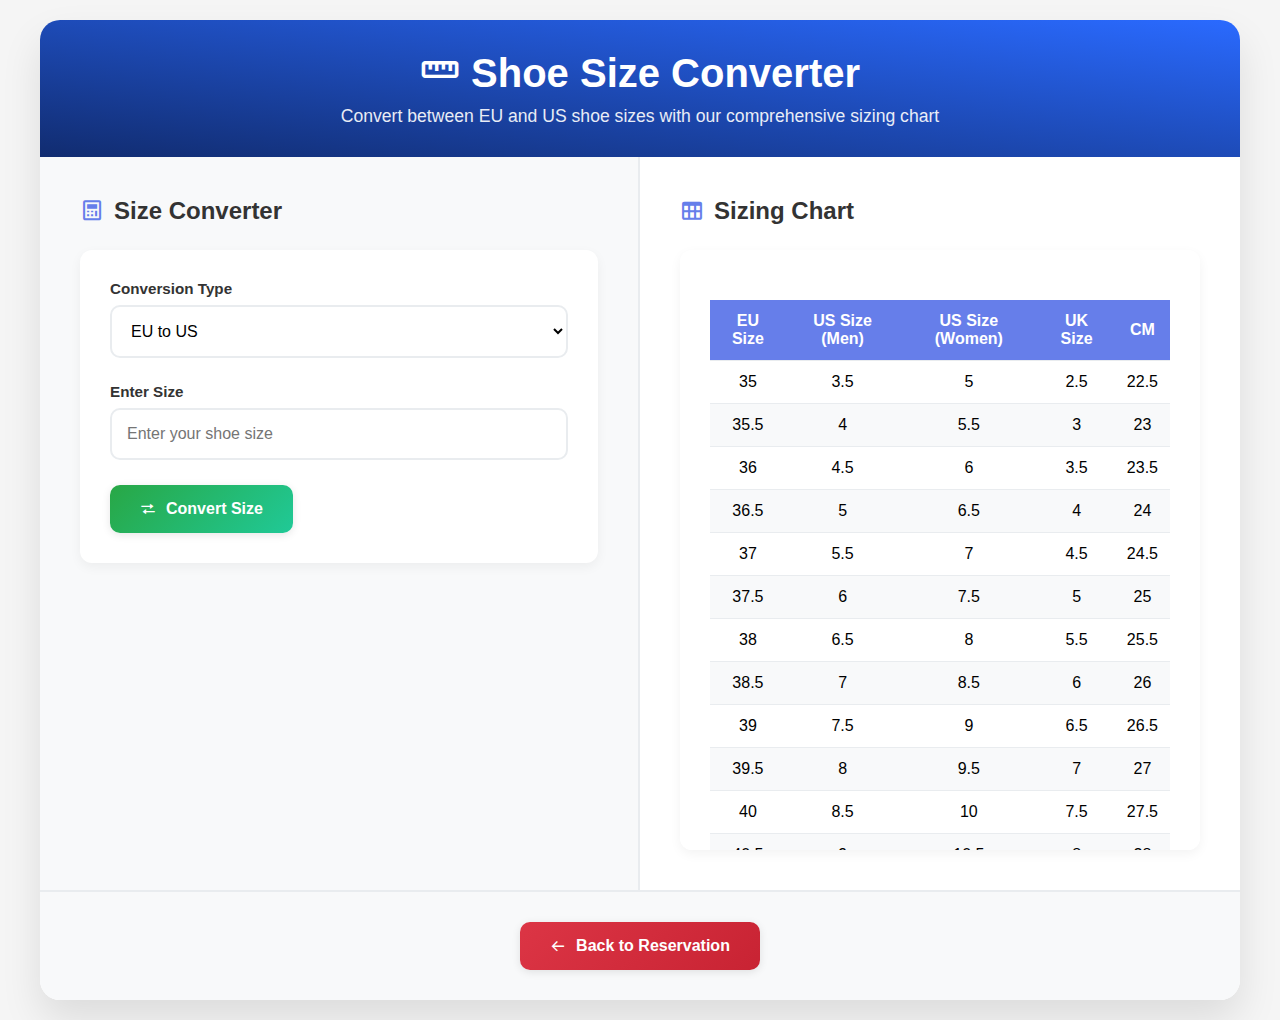
<file: shoe conversion.html>
<!DOCTYPE html>
<html lang="en">
<head>
    <meta charset="UTF-8">
    <meta name="viewport" content="width=device-width, initial-scale=1.0">
    <title>Shoe Conversion - Shoe Store</title>
    <link href='https://unpkg.com/boxicons@2.1.4/css/boxicons.min.css' rel='stylesheet'>
    <style>
        * {
            margin: 0;
            padding: 0;
            box-sizing: border-box;
        }

        body {
            font-family: 'Inter', -apple-system, BlinkMacSystemFont, 'Segoe UI', Roboto, sans-serif;
            background: #f5f5f5;
            min-height: 100vh;
            padding: 20px;
            display: flex;
            align-items: center;
            justify-content: center;
        }

        .conversion-container {
            max-width: 1200px;
            margin: 0 auto;
            background: white;
            border-radius: 20px;
            box-shadow: 0 20px 40px rgba(0, 0, 0, 0.1);
            overflow: hidden;
        }

        .conversion-header {
            background: linear-gradient(to top right, #112c70, #2a6aff);
            color: white;
            padding: 30px;
            text-align: center;
        }

        .conversion-header h1 {
            font-size: 2.5rem;
            margin-bottom: 10px;
            font-weight: 700;
        }

        .conversion-header p {
            font-size: 1.1rem;
            opacity: 0.9;
        }

        .conversion-content {
            display: grid;
            grid-template-columns: 1fr 1fr;
            gap: 0;
        }

        .converter-section {
            background: #f8f9fa;
            padding: 40px;
            border-right: 2px solid #e9ecef;
        }

        .section-title {
            font-size: 1.5rem;
            color: #333;
            margin-bottom: 25px;
            font-weight: 700;
            display: flex;
            align-items: center;
            gap: 10px;
        }

        .section-title i {
            color: #667eea;
        }

        .converter-form {
            background: white;
            border-radius: 12px;
            padding: 30px;
            box-shadow: 0 4px 12px rgba(0, 0, 0, 0.05);
        }

        .form-group {
            margin-bottom: 25px;
        }

        .form-group label {
            display: block;
            margin-bottom: 8px;
            font-weight: 600;
            color: #333;
            font-size: 0.95rem;
        }

        .form-group select,
        .form-group input {
            width: 100%;
            padding: 15px;
            border: 2px solid #e9ecef;
            border-radius: 10px;
            font-size: 1rem;
            transition: all 0.3s ease;
            background: white;
        }

        .form-group select:focus,
        .form-group input:focus {
            outline: none;
            border-color: #667eea;
            box-shadow: 0 0 0 3px rgba(102, 126, 234, 0.1);
        }

        .conversion-result {
            background: linear-gradient(135deg, #667eea, #764ba2);
            color: white;
            border-radius: 12px;
            padding: 25px;
            text-align: center;
            margin-top: 20px;
            display: none;
        }

        .result-label {
            font-size: 1rem;
            opacity: 0.9;
            margin-bottom: 10px;
        }

        .result-value {
            font-size: 2.5rem;
            font-weight: 700;
            margin-bottom: 10px;
        }

        .result-details {
            font-size: 0.9rem;
            opacity: 0.8;
        }

        .chart-section {
            padding: 40px;
        }

        .sizing-chart {
            background: white;
            border-radius: 12px;
            padding: 30px;
            box-shadow: 0 4px 12px rgba(0, 0, 0, 0.05);
            max-height: 600px;
            overflow-y: auto;
        }

        .chart-table {
            width: 100%;
            border-collapse: collapse;
            margin-top: 20px;
        }

        .chart-table th,
        .chart-table td {
            padding: 12px;
            text-align: center;
            border-bottom: 1px solid #e9ecef;
        }

        .chart-table th {
            background: #667eea;
            color: white;
            font-weight: 600;
            position: sticky;
            top: 0;
        }

        .chart-table tr:nth-child(even) {
            background: #f8f9fa;
        }

        .chart-table tr:hover {
            background: #e3f2fd;
        }

        .conversion-actions {
            display: flex;
            gap: 15px;
            justify-content: center;
            padding: 30px 40px;
            background: #f8f9fa;
            border-top: 2px solid #e9ecef;
        }

        .btn {
            padding: 15px 30px;
            border: none;
            border-radius: 10px;
            font-size: 1rem;
            font-weight: 600;
            cursor: pointer;
            display: flex;
            align-items: center;
            gap: 10px;
            transition: all 0.3s ease;
            box-shadow: 0 2px 8px rgba(0, 0, 0, 0.1);
            min-width: 150px;
            justify-content: center;
        }

        .btn-back {
            background: linear-gradient(135deg, #dc3545, #c82333);
            color: white;
        }

        .btn-back:hover {
            background: linear-gradient(135deg, #c82333, #bd2130);
            transform: translateY(-2px);
            box-shadow: 0 4px 12px rgba(220, 53, 69, 0.3);
        }

        .btn-convert {
            background: linear-gradient(135deg, #28a745, #20c997);
            color: white;
        }

        .btn-convert:hover {
            background: linear-gradient(135deg, #20c997, #17a2b8);
            transform: translateY(-2px);
            box-shadow: 0 4px 12px rgba(40, 167, 69, 0.3);
        }

        .btn:disabled {
            background: #ccc;
            cursor: not-allowed;
            transform: none;
            box-shadow: none;
        }

        /* Responsive Design */
        @media (max-width: 768px) {
            .conversion-content {
                grid-template-columns: 1fr;
            }

            .converter-section {
                border-right: none;
                border-bottom: 2px solid #e9ecef;
            }

            .conversion-actions {
                flex-direction: column;
            }

            .btn {
                width: 100%;
            }

            .conversion-header h1 {
                font-size: 2rem;
            }
        }

        /* Custom scrollbar */
        .sizing-chart::-webkit-scrollbar {
            width: 6px;
        }

        .sizing-chart::-webkit-scrollbar-track {
            background: #f1f1f1;
            border-radius: 3px;
        }

        .sizing-chart::-webkit-scrollbar-thumb {
            background: #667eea;
            border-radius: 3px;
        }

        .sizing-chart::-webkit-scrollbar-thumb:hover {
            background: #5a6fd8;
        }
    </style>
</head>
<body>
    <div class="conversion-container">
        <!-- Header -->
        <div class="conversion-header">
            <h1><i class="bx bx-ruler"></i> Shoe Size Converter</h1>
            <p>Convert between EU and US shoe sizes with our comprehensive sizing chart</p>
        </div>

        <!-- Content -->
        <div class="conversion-content">
            <!-- Converter Section -->
            <div class="converter-section">
                <h2 class="section-title">
                    <i class="bx bx-calculator"></i>
                    Size Converter
                </h2>
                
                <div class="converter-form">
                    <div class="form-group">
                        <label for="conversion-type">Conversion Type</label>
                        <select id="conversion-type">
                            <option value="eu-to-us">EU to US</option>
                            <option value="us-to-eu">US to EU</option>
                        </select>
                    </div>

                    <div class="form-group">
                        <label for="input-size">Enter Size</label>
                        <input type="number" id="input-size" placeholder="Enter your shoe size" step="0.5" min="0">
                    </div>

                    <button class="btn btn-convert" id="convert-btn">
                        <i class="bx bx-transfer"></i>
                        Convert Size
                    </button>

                    <div class="conversion-result" id="conversion-result">
                        <div class="result-label">Converted Size</div>
                        <div class="result-value" id="result-value">US 8.5</div>
                        <div class="result-details" id="result-details">EU 42 → US 8.5</div>
                    </div>
                </div>
            </div>

            <!-- Sizing Chart Section -->
            <div class="chart-section">
                <h2 class="section-title">
                    <i class="bx bx-table"></i>
                    Sizing Chart
                </h2>
                
                <div class="sizing-chart">
                    <table class="chart-table">
                        <thead>
                            <tr>
                                <th>EU Size</th>
                                <th>US Size (Men)</th>
                                <th>US Size (Women)</th>
                                <th>UK Size</th>
                                <th>CM</th>
                            </tr>
                        </thead>
                        <tbody>
                            <tr><td>35</td><td>3.5</td><td>5</td><td>2.5</td><td>22.5</td></tr>
                            <tr><td>35.5</td><td>4</td><td>5.5</td><td>3</td><td>23</td></tr>
                            <tr><td>36</td><td>4.5</td><td>6</td><td>3.5</td><td>23.5</td></tr>
                            <tr><td>36.5</td><td>5</td><td>6.5</td><td>4</td><td>24</td></tr>
                            <tr><td>37</td><td>5.5</td><td>7</td><td>4.5</td><td>24.5</td></tr>
                            <tr><td>37.5</td><td>6</td><td>7.5</td><td>5</td><td>25</td></tr>
                            <tr><td>38</td><td>6.5</td><td>8</td><td>5.5</td><td>25.5</td></tr>
                            <tr><td>38.5</td><td>7</td><td>8.5</td><td>6</td><td>26</td></tr>
                            <tr><td>39</td><td>7.5</td><td>9</td><td>6.5</td><td>26.5</td></tr>
                            <tr><td>39.5</td><td>8</td><td>9.5</td><td>7</td><td>27</td></tr>
                            <tr><td>40</td><td>8.5</td><td>10</td><td>7.5</td><td>27.5</td></tr>
                            <tr><td>40.5</td><td>9</td><td>10.5</td><td>8</td><td>28</td></tr>
                            <tr><td>41</td><td>9.5</td><td>11</td><td>8.5</td><td>28.5</td></tr>
                            <tr><td>41.5</td><td>10</td><td>11.5</td><td>9</td><td>29</td></tr>
                            <tr><td>42</td><td>10.5</td><td>12</td><td>9.5</td><td>29.5</td></tr>
                            <tr><td>42.5</td><td>11</td><td>12.5</td><td>10</td><td>30</td></tr>
                            <tr><td>43</td><td>11.5</td><td>13</td><td>10.5</td><td>30.5</td></tr>
                            <tr><td>43.5</td><td>12</td><td>13.5</td><td>11</td><td>31</td></tr>
                            <tr><td>44</td><td>12.5</td><td>14</td><td>11.5</td><td>31.5</td></tr>
                            <tr><td>44.5</td><td>13</td><td>14.5</td><td>12</td><td>32</td></tr>
                            <tr><td>45</td><td>13.5</td><td>15</td><td>12.5</td><td>32.5</td></tr>
                            <tr><td>45.5</td><td>14</td><td>15.5</td><td>13</td><td>33</td></tr>
                            <tr><td>46</td><td>14.5</td><td>16</td><td>13.5</td><td>33.5</td></tr>
                            <tr><td>46.5</td><td>15</td><td>16.5</td><td>14</td><td>34</td></tr>
                            <tr><td>47</td><td>15.5</td><td>17</td><td>14.5</td><td>34.5</td></tr>
                            <tr><td>47.5</td><td>16</td><td>17.5</td><td>15</td><td>35</td></tr>
                            <tr><td>48</td><td>16.5</td><td>18</td><td>15.5</td><td>35.5</td></tr>
                        </tbody>
                    </table>
                </div>
            </div>
        </div>

        <!-- Actions -->
        <div class="conversion-actions">
            <button class="btn btn-back" id="back-btn">
                <i class="bx bx-arrow-back"></i>
                Back to Reservation
            </button>
        </div>
    </div>

    <script>
        // Sizing conversion data
        const sizingData = {
            'eu-to-us': {
                35: 3.5, 35.5: 4, 36: 4.5, 36.5: 5, 37: 5.5, 37.5: 6, 38: 6.5, 38.5: 7, 39: 7.5, 39.5: 8,
                40: 8.5, 40.5: 9, 41: 9.5, 41.5: 10, 42: 10.5, 42.5: 11, 43: 11.5, 43.5: 12, 44: 12.5, 44.5: 13,
                45: 13.5, 45.5: 14, 46: 14.5, 46.5: 15, 47: 15.5, 47.5: 16, 48: 16.5
            },
            'us-to-eu': {
                3.5: 35, 4: 35.5, 4.5: 36, 5: 36.5, 5.5: 37, 6: 37.5, 6.5: 38, 7: 38.5, 7.5: 39, 8: 39.5,
                8.5: 40, 9: 40.5, 9.5: 41, 10: 41.5, 10.5: 42, 11: 42.5, 11.5: 43, 12: 43.5, 12.5: 44, 13: 44.5,
                13.5: 45, 14: 45.5, 14.5: 46, 15: 46.5, 15.5: 47, 16: 47.5, 16.5: 48
            }
        };

        // DOM Elements
        const conversionType = document.getElementById('conversion-type');
        const inputSize = document.getElementById('input-size');
        const convertBtn = document.getElementById('convert-btn');
        const conversionResult = document.getElementById('conversion-result');
        const resultValue = document.getElementById('result-value');
        const resultDetails = document.getElementById('result-details');
        const backBtn = document.getElementById('back-btn');

        // Initialize the page
        function initializeConverter() {
            setupEventListeners();
        }

        // Setup event listeners
        function setupEventListeners() {
            convertBtn.addEventListener('click', performConversion);
            inputSize.addEventListener('keypress', function(e) {
                if (e.key === 'Enter') {
                    performConversion();
                }
            });
            backBtn.addEventListener('click', goBackToReservation);
        }

        // Perform size conversion
        function performConversion() {
            const type = conversionType.value;
            const input = parseFloat(inputSize.value);

            if (!input || isNaN(input)) {
                alert('Please enter a valid size number');
                return;
            }

            const conversionMap = sizingData[type];
            let convertedSize = null;

            // Find exact match
            if (conversionMap[input]) {
                convertedSize = conversionMap[input];
            } else {
                // Find closest match
                const sizes = Object.keys(conversionMap).map(Number).sort((a, b) => a - b);
                let closest = sizes[0];
                let minDiff = Math.abs(input - closest);

                for (let size of sizes) {
                    const diff = Math.abs(input - size);
                    if (diff < minDiff) {
                        minDiff = diff;
                        closest = size;
                    }
                }
                convertedSize = conversionMap[closest];
            }

            // Display result
            if (type === 'eu-to-us') {
                resultValue.textContent = `US ${convertedSize}`;
                resultDetails.textContent = `EU ${input} → US ${convertedSize}`;
            } else {
                resultValue.textContent = `EU ${convertedSize}`;
                resultDetails.textContent = `US ${input} → EU ${convertedSize}`;
            }

            conversionResult.style.display = 'block';
        }

        // Go back to reservation system
        function goBackToReservation() {
            window.location.href = 'index.html';
        }

        // Initialize when page loads
        document.addEventListener('DOMContentLoaded', initializeConverter);
    </script>
</body>
</html>
</file>
